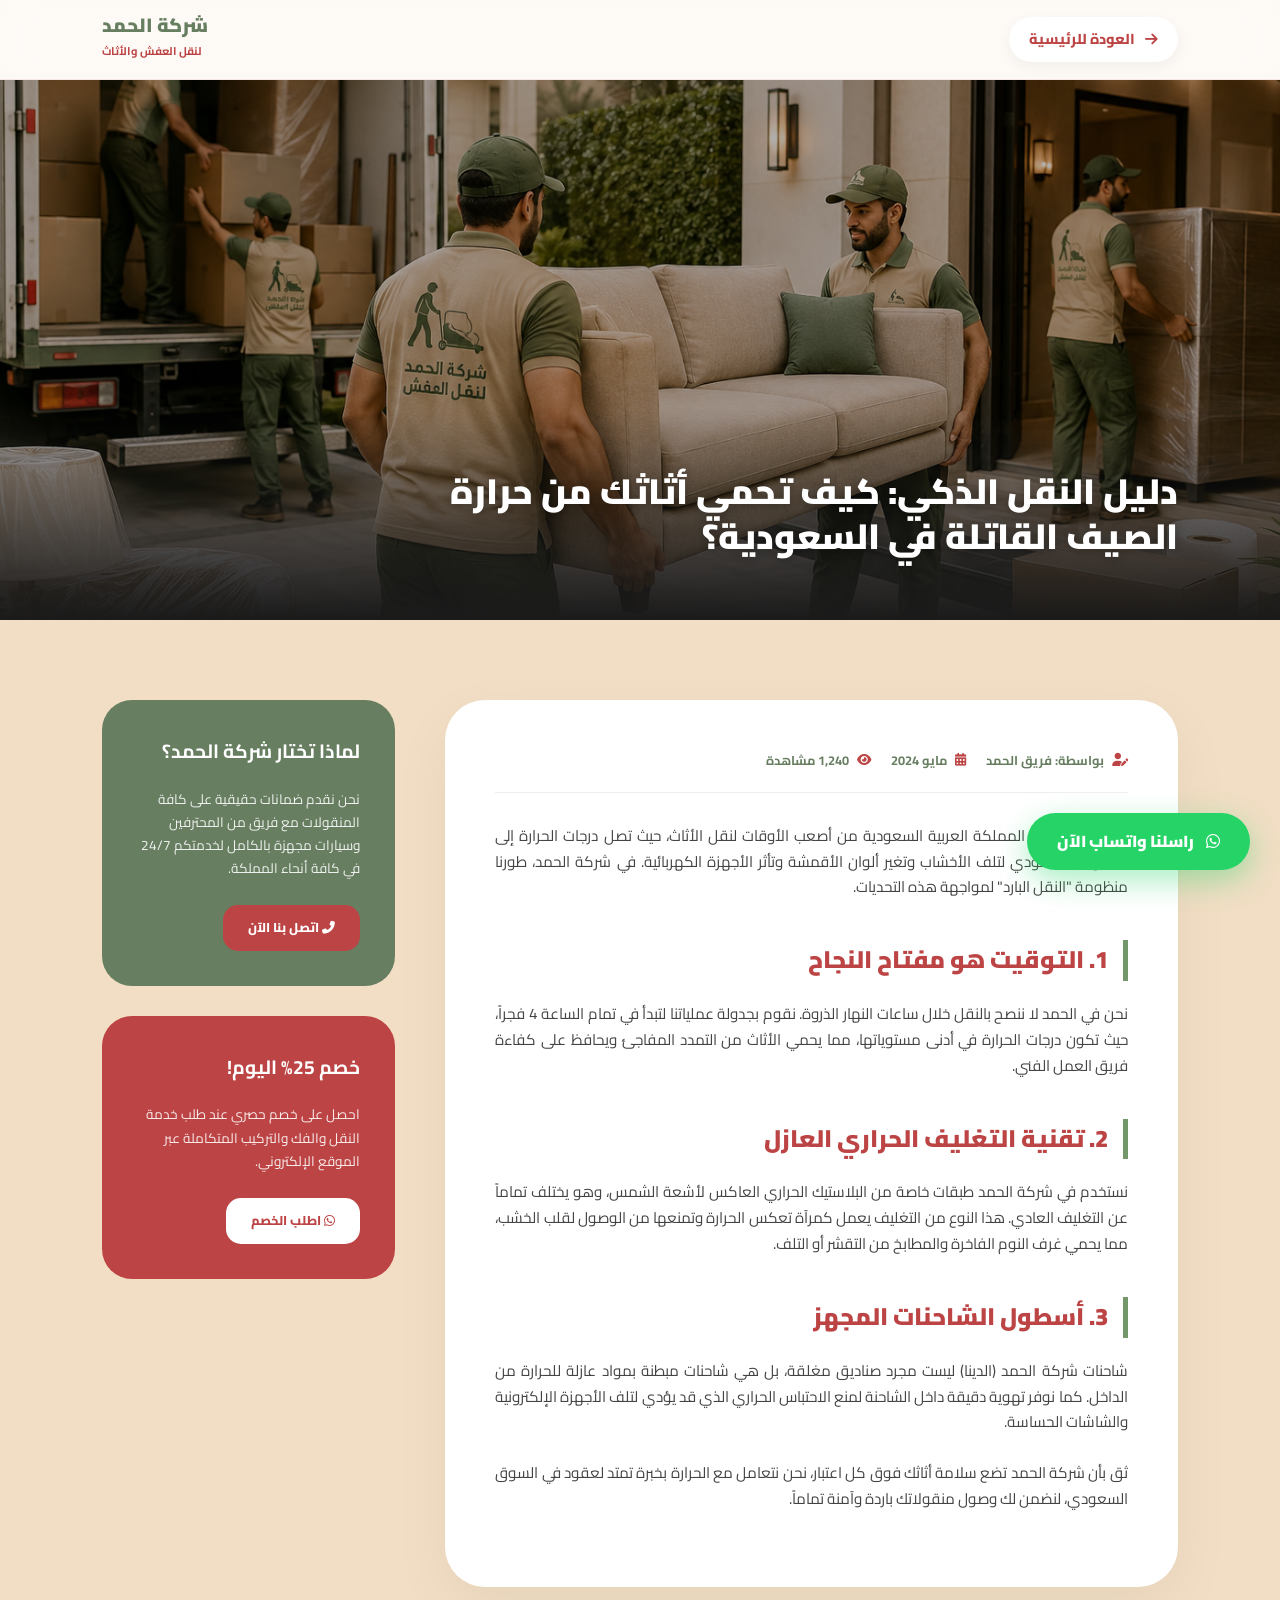
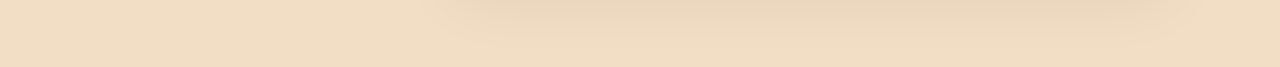
<file: blog-details.html>
<!DOCTYPE html>
<html lang="ar" dir="rtl">
<head>
    <meta charset="UTF-8">
    <meta name="viewport" content="width=device-width, initial-scale=1.0, maximum-scale=1.0, user-scalable=no">
    <title>تفاصيل الخبر | شركة الحمد لنقل العفش</title>
    <link rel="preconnect" href="https://fonts.googleapis.com">
    <link rel="preconnect" href="https://fonts.gstatic.com" crossorigin>
    <link href="https://fonts.googleapis.com/css2?family=Cairo:wght@300;400;600;700;900&display=swap" rel="stylesheet">
    <link rel="stylesheet" href="https://cdnjs.cloudflare.com/ajax/libs/font-awesome/6.4.0/css/all.min.css">
    <style>
        :root {
            --primary: #BD4444;
            --beige: #F1DEC4;
            --sage: #73976A;
            --dark-green: #677E61;
            --white: #ffffff;
            --black: #1a1a1a;
            --glass: rgba(255, 255, 255, 0.85);
        }

        * {
            margin: 0;
            padding: 0;
            box-sizing: border-box;
            font-family: 'Cairo', sans-serif;
        }

        body {
            background-color: var(--beige);
            color: var(--black);
            overflow-x: hidden;
            line-height: 1.7;
        }

        .top-nav {
            position: fixed;
            top: 0;
            width: 100%;
            height: 80px;
            background: var(--glass);
            backdrop-filter: blur(15px);
            -webkit-backdrop-filter: blur(15px);
            display: flex;
            justify-content: space-between;
            align-items: center;
            padding: 0 8%;
            z-index: 1000;
            border-bottom: 1px solid rgba(189, 68, 68, 0.1);
        }

        .back-home {
            display: flex;
            align-items: center;
            gap: 10px;
            text-decoration: none;
            color: var(--primary);
            font-weight: 800;
            font-size: 0.9rem;
            padding: 10px 20px;
            border-radius: 50px;
            background: var(--white);
            box-shadow: 0 5px 15px rgba(0,0,0,0.05);
            transition: 0.3s;
        }

        .back-home:hover {
            background: var(--primary);
            color: var(--white);
            transform: translateX(5px);
        }

        .nav-logo {
            text-align: left;
        }

        .nav-logo h2 {
            font-size: 1.2rem;
            font-weight: 900;
            color: var(--dark-green);
            line-height: 1;
        }

        .nav-logo span {
            font-size: 0.7rem;
            color: var(--primary);
            font-weight: 700;
        }

        .hero-banner {
            width: 100%;
            height: 60vh;
            position: relative;
            margin-top: 80px;
            overflow: hidden;
        }

        #article-img {
            width: 100%;
            height: 100%;
            object-fit: cover;
            transform: scale(1.1);
            filter: brightness(0.7);
        }

        .hero-overlay {
            position: absolute;
            bottom: 0;
            left: 0;
            width: 100%;
            padding: 60px 8%;
            background: linear-gradient(to top, var(--black), transparent);
            color: var(--white);
        }

        .hero-overlay h1 {
            font-size: 2.2rem;
            font-weight: 900;
            max-width: 800px;
            line-height: 1.3;
            text-shadow: 0 2px 10px rgba(0,0,0,0.3);
        }

        .content-wrapper {
            padding: 80px 8%;
            display: grid;
            grid-template-columns: 2.5fr 1fr;
            gap: 50px;
            max-width: 1400px;
            margin: 0 auto;
        }

        .main-article {
            background: var(--white);
            padding: 50px;
            border-radius: 40px;
            box-shadow: 0 20px 60px rgba(0,0,0,0.05);
            animation: fadeInUp 1s ease;
        }

        .article-meta {
            display: flex;
            gap: 20px;
            margin-bottom: 30px;
            padding-bottom: 20px;
            border-bottom: 1px solid #eee;
        }

        .meta-item {
            font-size: 0.8rem;
            color: var(--dark-green);
            font-weight: 700;
            display: flex;
            align-items: center;
            gap: 8px;
        }

        .meta-item i { color: var(--primary); }

        .article-body-text {
            font-size: 0.95rem;
            color: #444;
            text-align: justify;
        }

        .article-body-text p {
            margin-bottom: 25px;
        }

        .article-body-text h3 {
            font-size: 1.5rem;
            color: var(--primary);
            margin: 40px 0 20px;
            font-weight: 900;
            border-right: 5px solid var(--sage);
            padding-right: 15px;
        }

        .sidebar {
            display: flex;
            flex-direction: column;
            gap: 30px;
        }

        .side-card {
            background: var(--dark-green);
            padding: 35px;
            border-radius: 30px;
            color: var(--white);
            position: relative;
            overflow: hidden;
        }

        .side-card h4 {
            font-size: 1.2rem;
            margin-bottom: 20px;
            position: relative;
            z-index: 2;
        }

        .side-card p {
            font-size: 0.85rem;
            opacity: 0.9;
            margin-bottom: 25px;
            z-index: 2;
        }

        .side-btn {
            background: var(--primary);
            color: var(--white);
            text-decoration: none;
            padding: 12px 25px;
            border-radius: 15px;
            font-weight: 800;
            font-size: 0.8rem;
            display: inline-block;
            transition: 0.3s;
        }

        .side-btn:hover { background: var(--white); color: var(--primary); }

        .floating-whatsapp {
            position: fixed;
            bottom: 30px;
            right: 30px;
            background: #25D366;
            color: white;
            padding: 15px 30px;
            border-radius: 50px;
            text-decoration: none;
            font-weight: 900;
            display: flex;
            align-items: center;
            gap: 12px;
            box-shadow: 0 10px 30px rgba(37, 211, 102, 0.4);
            z-index: 2000;
            font-size: 1rem;
            animation: pulse 2s infinite;
        }

        @keyframes pulse {
            0% { transform: scale(1); }
            50% { transform: scale(1.05); }
            100% { transform: scale(1); }
        }

        @keyframes fadeInUp {
            from { opacity: 0; transform: translateY(40px); }
            to { opacity: 1; transform: translateY(0); }
        }

        @media (max-width: 1024px) {
            .content-wrapper { grid-template-columns: 1fr; }
            .hero-overlay h1 { font-size: 1.6rem; }
            .main-article { padding: 30px 20px; border-radius: 25px; }
            .top-nav { padding: 0 5%; }
            .floating-whatsapp { width: 90%; right: 5%; left: 5%; justify-content: center; bottom: 20px; }
            body { padding-bottom: 100px; }
        }
    </style>
</head>
<body>

    <nav class="top-nav">
        <a href="index.html" class="back-home">
            <i class="fas fa-arrow-right"></i>
            <span>العودة للرئيسية</span>
        </a>
        <div class="nav-logo">
            <h2>شركة الحمد</h2>
            <span>لنقل العفش والأثاث</span>
        </div>
    </nav>

    <div class="hero-banner">
        <img id="article-img" src="" alt="المقال">
        <div class="hero-overlay">
            <h1 id="article-title">جارِ تحميل العنوان...</h1>
        </div>
    </div>

    <main class="content-wrapper">
        <article class="main-article">
            <div class="article-meta">
                <div class="meta-item"><i class="fas fa-user-edit"></i> بواسطة: فريق الحمد</div>
                <div class="meta-item"><i class="fas fa-calendar-alt"></i> مايو 2024</div>
                <div class="meta-item"><i class="fas fa-eye"></i> 1,240 مشاهدة</div>
            </div>
            <div id="article-body" class="article-body-text">
                
            </div>
        </article>

        <aside class="sidebar">
            <div class="side-card">
                <h4>لماذا تختار شركة الحمد؟</h4>
                <p>نحن نقدم ضمانات حقيقية على كافة المنقولات مع فريق من المحترفين وسيارات مجهزة بالكامل لخدمتكم 24/7 في كافة أنحاء المملكة.</p>
                <a href="tel:0566714319" class="side-btn"><i class="fas fa-phone-alt"></i> اتصل بنا الآن</a>
            </div>
            
            <div class="side-card" style="background: var(--primary);">
                <h4>خصم 25% اليوم!</h4>
                <p>احصل على خصم حصري عند طلب خدمة النقل والفك والتركيب المتكاملة عبر الموقع الإلكتروني.</p>
                <a href="https://wa.me/966566714319" class="side-btn" style="background: var(--white); color: var(--primary);"><i class="fab fa-whatsapp"></i> اطلب الخصم</a>
            </div>
        </aside>
    </main>

    <a href="https://wa.me/0566714319" class="floating-whatsapp">
        <i class="fab fa-whatsapp"></i>
        <span>راسلنا واتساب الآن</span>
    </a>

    <script>
        const articlesData = {
            1: {
                title: "دليل النقل الذكي: كيف تحمي أثاثك من حرارة الصيف القاتلة في السعودية؟",
                img: "images/serv1.png",
                content: `
                    <p>يعتبر الصيف في المملكة العربية السعودية من أصعب الأوقات لنقل الأثاث، حيث تصل درجات الحرارة إلى مستويات قد تؤدي لتلف الأخشاب وتغير ألوان الأقمشة وتأثر الأجهزة الكهربائية. في شركة الحمد، طورنا منظومة "النقل البارد" لمواجهة هذه التحديات.</p>
                    <h3>1. التوقيت هو مفتاح النجاح</h3>
                    <p>نحن في الحمد لا ننصح بالنقل خلال ساعات النهار الذروة. نقوم بجدولة عملياتنا لتبدأ في تمام الساعة 4 فجراً، حيث تكون درجات الحرارة في أدنى مستوياتها، مما يحمي الأثاث من التمدد المفاجئ ويحافظ على كفاءة فريق العمل الفني.</p>
                    <h3>2. تقنية التغليف الحراري العازل</h3>
                    <p>نستخدم في شركة الحمد طبقات خاصة من البلاستيك الحراري العاكس لأشعة الشمس، وهو يختلف تماماً عن التغليف العادي. هذا النوع من التغليف يعمل كمرآة تعكس الحرارة وتمنعها من الوصول لقلب الخشب، مما يحمي غرف النوم الفاخرة والمطابخ من التقشر أو التلف.</p>
                    <h3>3. أسطول الشاحنات المجهز</h3>
                    <p>شاحنات شركة الحمد (الدينا) ليست مجرد صناديق مغلقة، بل هي شاحنات مبطنة بمواد عازلة للحرارة من الداخل. كما نوفر تهوية دقيقة داخل الشاحنة لمنع الاحتباس الحراري الذي قد يؤدي لتلف الأجهزة الإلكترونية والشاشات الحساسة.</p>
                    <p>ثق بأن شركة الحمد تضع سلامة أثاثك فوق كل اعتبار، نحن نتعامل مع الحرارة بخبرة تمتد لعقود في السوق السعودي، لنضمن لك وصول منقولاتك باردة وآمنة تماماً.</p>
                `
            },
            2: {
                title: "أسرار التغليف الملكي: كيف نضمن في شركة الحمد وصول الزجاج والتحف دون خدش واحد؟",
                img: "images/serv3.png",
                content: `
                    <p>الكثير من العملاء يشعرون بالقلق الشديد على أطقم الكريستال، الزجاج، والتحف الغالية أثناء الانتقال. في شركة الحمد، نعتبر "التغليف" هو العلم الذي نتقنه لنمنحك راحة البال الكاملة.</p>
                    <h3>نظام الطبقات الخمس المبتكر</h3>
                    <p>نحن لا نستخدم الكرتون فقط، بل نطبق خمس طبقات من الحماية لكل قطعة حساسة:</p>
                    <p><b>الطبقة الأولى:</b> ورق ناعم مضاد للخدش يغلف سطح القطعة مباشرة.</p>
                    <p><b>الطبقة الثانية:</b> "بابلز" (فقاعات هوائية) كثيفة لامتصاص الصدمات القوية.</p>
                    <p><b>الطبقة الثالثة:</b> فوم مرن يملأ الفراغات بين القطع داخل الصندوق.</p>
                    <p><b>الطبقة الرابعة:</b> كرتون مقوى مزدوج الجدران مصمم للتحمل العالي.</p>
                    <p><b>الطبقة الخامسة:</b> تغليف "استرتش" خارجي يربط الصندوق ويمنع دخول الرطوبة أو الأتربة تماماً.</p>
                    <h3>صناديق خشبية خاصة</h3>
                    <p>للتحف الضخمة والمرايا الكبيرة، نقوم بتفصيل صناديق خشبية خاصة داخل موقع العمل لضمان ثبات القطعة بنسبة 100%. مع شركة الحمد، نحن نتحدى الجاذبية والصدمات لنصل بأغراضك بسلام.</p>
                `
            },
            3: {
                title: "الفك والتركيب الهندسي: لماذا يثق عملاء إيكيا والمطابخ الفاخرة بشركة الحمد؟",
                img: "images/serv4.png",
                content: `
                    <p>فك الأثاث هو المرحلة الأكثر خطورة؛ فخطأ واحد قد يعني فقدان قطعة أثاث للأبد. في شركة الحمد، نحن لا نرسل عمالاً عاديين، بل نرسل نجارين وفنيين متخصصين.</p>
                    <h3>التعامل مع أثاث إيكيا (IKEA)</h3>
                    <p>أثاث إيكيا يتطلب مهارة خاصة لأن فكه وتركيبه المتكرر قد يضعف الخشب المضغوط. فنيونا في الحمد يستخدمون أدوات دقيقة ويتبعون تسلسل الفك الأصلي، مع تقوية القطع بمسامير وروابط خاصة عند إعادة التركيب لضمان متانة أفضل من ذي قبل.</p>
                    <h3>فك وتركيب المطابخ المعقدة</h3>
                    <p>المطبخ هو قلب المنزل وأكثر قطعة معقدة في الفك. نحن في شركة الحمد نمتلك فنيي مطابخ متخصصين لفك الرخام الصناعي والطبيعي، وضبط زوايا الألومنيوم، وإعادة تركيب الأجهزة المدمجة (Built-in) وتوصيل السباكة والكهرباء ليعمل المطبخ فوراً بعد النقل.</p>
                    <h3>الضمان والضبط الفني</h3>
                    <p>بعد التركيب، نقوم بعملية "الضبط الفني" والتي تشمل موازنة أبواب الخزائن، تشحيم المفصلات، والتأكد من أن كل درج يعمل بسلاسة. نحن نترك لك الأثاث كأنه خرج من المعرض للتو.</p>
                `
            }
        };

        const params = new URLSearchParams(window.location.search);
        const id = params.get('id') || 1;
        const data = articlesData[id];

        if (data) {
            document.getElementById('article-title').innerText = data.title;
            document.getElementById('article-img').src = data.img;
            document.getElementById('article-body').innerHTML = data.content;
            document.title = data.title + " | شركة الحمد";
        } else {
            window.location.href = 'index.html';
        }
    </script>
</body>
</html>
</file>
